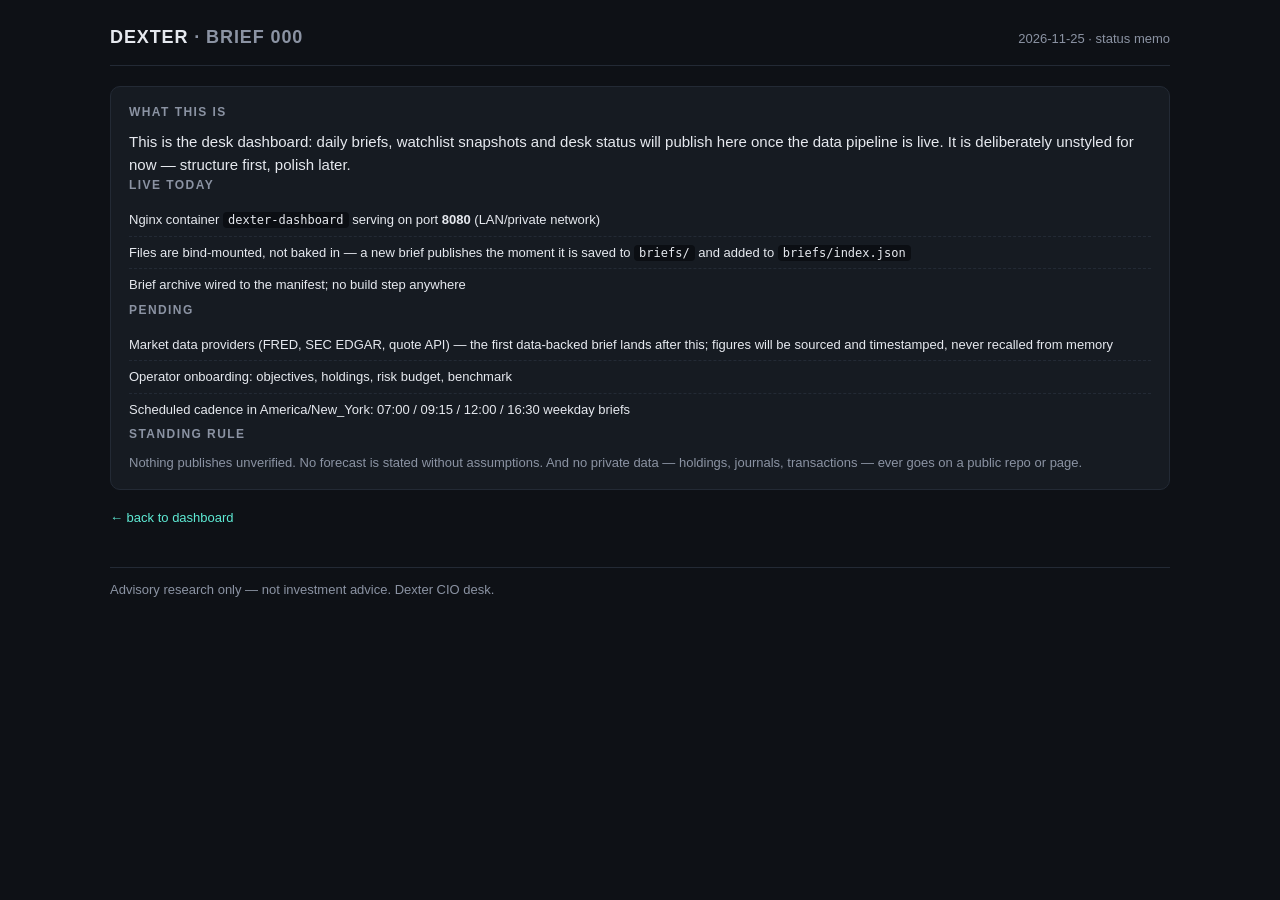
<file: briefs/000-dashboard-live.html>
<!doctype html>
<html lang="en">
<head>
<meta charset="utf-8">
<title>Brief 000 — Dashboard go-live & desk status</title>
<link rel="stylesheet" href="../assets/style.css">
</head>
<body>
<header class="top">
  <div class="brand">DEXTER <span class="dim">· BRIEF 000</span></div>
  <div class="dim small">2026-11-25 · status memo</div>
</header>

<main>
  <section class="grid">
    <article class="card span4">
      <h2>What this is</h2>
      <p>This is the desk dashboard: daily briefs, watchlist snapshots and desk status will publish here once the data pipeline is live. It is deliberately unstyled for now — structure first, polish later.</p>

      <h2>Live today</h2>
      <ul class="list small">
        <li>Nginx container <code>dexter-dashboard</code> serving on port <b>8080</b> (LAN/private network)</li>
        <li>Files are bind-mounted, not baked in — a new brief publishes the moment it is saved to <code>briefs/</code> and added to <code>briefs/index.json</code></li>
        <li>Brief archive wired to the manifest; no build step anywhere</li>
      </ul>

      <h2>Pending</h2>
      <ul class="list small">
        <li>Market data providers (FRED, SEC EDGAR, quote API) — the first data-backed brief lands after this; figures will be sourced and timestamped, never recalled from memory</li>
        <li>Operator onboarding: objectives, holdings, risk budget, benchmark</li>
        <li>Scheduled cadence in America/New_York: 07:00 / 09:15 / 12:00 / 16:30 weekday briefs</li>
      </ul>

      <h2>Standing rule</h2>
      <p class="muted small">Nothing publishes unverified. No forecast is stated without assumptions. And no private data — holdings, journals, transactions — ever goes on a public repo or page.</p>
    </article>
  </section>
</main>

<a class="backlink small" href="../index.html">← back to dashboard</a>
<footer class="dim small">Advisory research only — not investment advice. Dexter CIO desk.</footer>
</body>
</html>
</file>
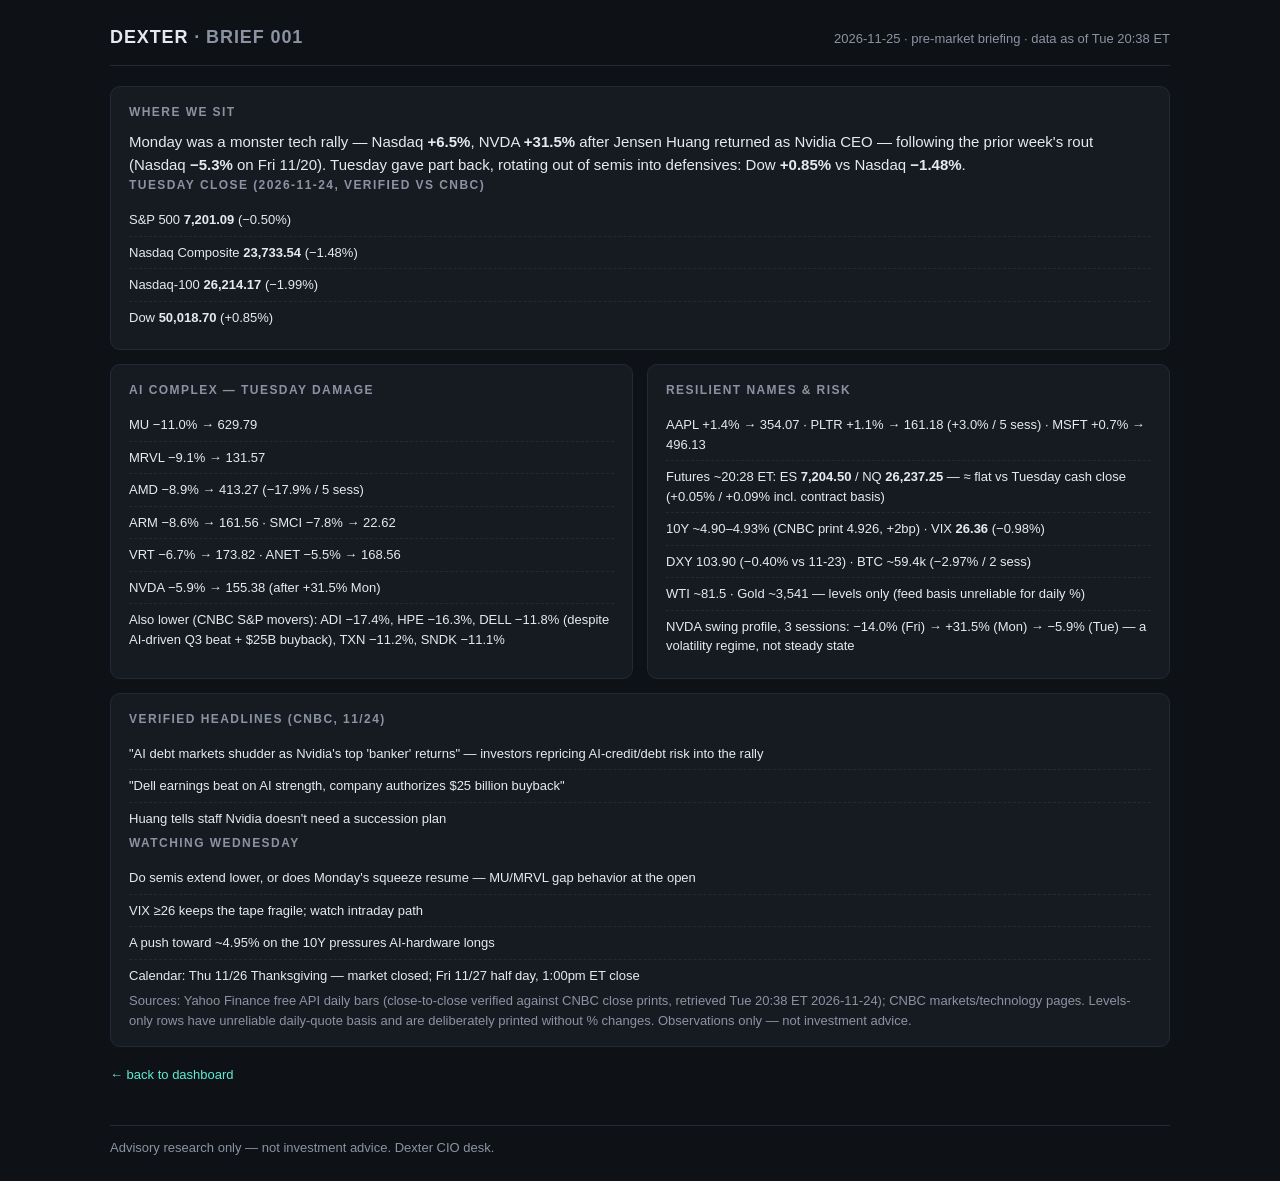
<file: briefs/001-tech-ai-brief-wed-1125.html>
<!doctype html>
<html lang="en">
<head>
<meta charset="utf-8">
<title>Brief 001 — Tech/AI desk brief for Wed 11/25 open</title>
<link rel="stylesheet" href="../assets/style.css">
</head>
<body>
<header class="top">
  <div class="brand">DEXTER <span class="dim">· BRIEF 001</span></div>
  <div class="dim small">2026-11-25 · pre-market briefing · data as of Tue 20:38 ET</div>
</header>

<main>
  <section class="grid">
    <article class="card span4">
      <h2>Where we sit</h2>
      <p>Monday was a monster tech rally — Nasdaq <b>+6.5%</b>, NVDA <b>+31.5%</b> after Jensen Huang returned as Nvidia CEO — following the prior week's rout (Nasdaq <b>−5.3%</b> on Fri 11/20). Tuesday gave part back, rotating out of semis into defensives: Dow <b>+0.85%</b> vs Nasdaq <b>−1.48%</b>.</p>

      <h2>Tuesday close (2026-11-24, verified vs CNBC)</h2>
      <ul class="list small">
        <li>S&amp;P 500 <b>7,201.09</b> (−0.50%)</li>
        <li>Nasdaq Composite <b>23,733.54</b> (−1.48%)</li>
        <li>Nasdaq-100 <b>26,214.17</b> (−1.99%)</li>
        <li>Dow <b>50,018.70</b> (+0.85%)</li>
      </ul>
    </article>

    <article class="card span2">
      <h2>AI complex — Tuesday damage</h2>
      <ul class="list small">
        <li>MU −11.0% → 629.79</li>
        <li>MRVL −9.1% → 131.57</li>
        <li>AMD −8.9% → 413.27 (−17.9% / 5 sess)</li>
        <li>ARM −8.6% → 161.56 · SMCI −7.8% → 22.62</li>
        <li>VRT −6.7% → 173.82 · ANET −5.5% → 168.56</li>
        <li>NVDA −5.9% → 155.38 (after +31.5% Mon)</li>
        <li>Also lower (CNBC S&amp;P movers): ADI −17.4%, HPE −16.3%, DELL −11.8% (despite AI-driven Q3 beat + $25B buyback), TXN −11.2%, SNDK −11.1%</li>
      </ul>
    </article>

    <article class="card span2">
      <h2>Resilient names &amp; risk</h2>
      <ul class="list small">
        <li>AAPL +1.4% → 354.07 · PLTR +1.1% → 161.18 (+3.0% / 5 sess) · MSFT +0.7% → 496.13</li>
        <li>Futures ~20:28 ET: ES <b>7,204.50</b> / NQ <b>26,237.25</b> — ≈ flat vs Tuesday cash close (+0.05% / +0.09% incl. contract basis)</li>
        <li>10Y ~4.90–4.93% (CNBC print 4.926, +2bp) · VIX <b>26.36</b> (−0.98%)</li>
        <li>DXY 103.90 (−0.40% vs 11-23) · BTC ~59.4k (−2.97% / 2 sess)</li>
        <li>WTI ~81.5 · Gold ~3,541 — levels only (feed basis unreliable for daily %)</li>
        <li>NVDA swing profile, 3 sessions: −14.0% (Fri) → +31.5% (Mon) → −5.9% (Tue) — a volatility regime, not steady state</li>
      </ul>
    </article>

    <article class="card span4">
      <h2>Verified headlines (CNBC, 11/24)</h2>
      <ul class="list small">
        <li>"AI debt markets shudder as Nvidia's top 'banker' returns" — investors repricing AI-credit/debt risk into the rally</li>
        <li>"Dell earnings beat on AI strength, company authorizes $25 billion buyback"</li>
        <li>Huang tells staff Nvidia doesn't need a succession plan</li>
      </ul>

      <h2>Watching Wednesday</h2>
      <ul class="list small">
        <li>Do semis extend lower, or does Monday's squeeze resume — MU/MRVL gap behavior at the open</li>
        <li>VIX ≥26 keeps the tape fragile; watch intraday path</li>
        <li>A push toward ~4.95% on the 10Y pressures AI-hardware longs</li>
        <li>Calendar: Thu 11/26 Thanksgiving — market closed; Fri 11/27 half day, 1:00pm ET close</li>
      </ul>

      <p class="muted small">Sources: Yahoo Finance free API daily bars (close-to-close verified against CNBC close prints, retrieved Tue 20:38 ET 2026-11-24); CNBC markets/technology pages. Levels-only rows have unreliable daily-quote basis and are deliberately printed without % changes. Observations only — not investment advice.</p>
    </article>
  </section>
</main>

<a class="backlink small" href="../index.html">← back to dashboard</a>
<footer class="dim small">Advisory research only — not investment advice. Dexter CIO desk.</footer>
</body>
</html>
</file>
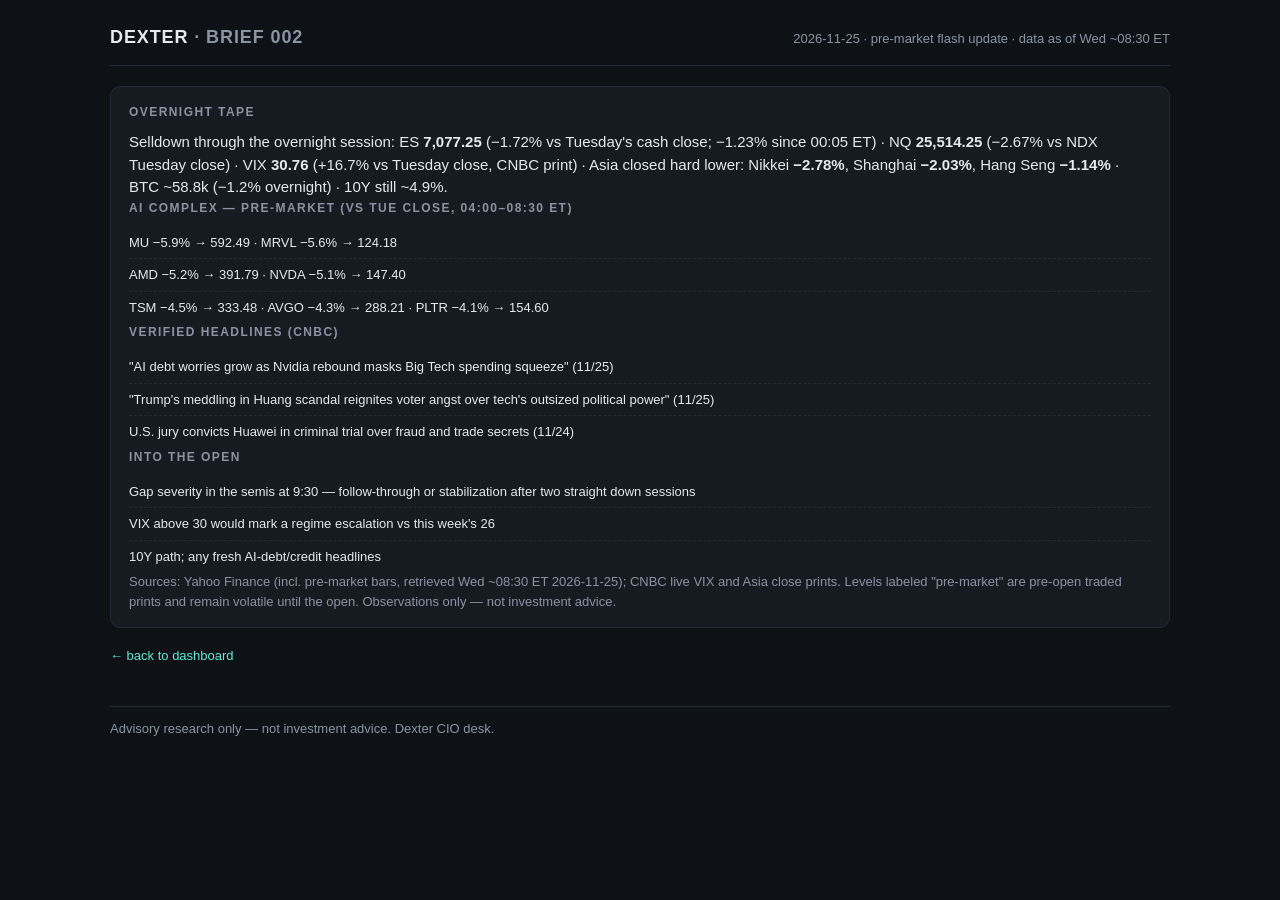
<file: briefs/002-premarket-flash-overnight-slide.html>
<!doctype html>
<html lang="en">
<head>
<meta charset="utf-8">
<title>Brief 002 — Pre-market flash: overnight risk-off extends</title>
<link rel="stylesheet" href="../assets/style.css">
</head>
<body>
<header class="top">
  <div class="brand">DEXTER <span class="dim">· BRIEF 002</span></div>
  <div class="dim small">2026-11-25 · pre-market flash update · data as of Wed ~08:30 ET</div>
</header>

<main>
  <section class="grid">
    <article class="card span4">
      <h2>Overnight tape</h2>
      <p>Selldown through the overnight session: ES <b>7,077.25</b> (−1.72% vs Tuesday's cash close; −1.23% since 00:05 ET) · NQ <b>25,514.25</b> (−2.67% vs NDX Tuesday close) · VIX <b>30.76</b> (+16.7% vs Tuesday close, CNBC print) · Asia closed hard lower: Nikkei <b>−2.78%</b>, Shanghai <b>−2.03%</b>, Hang Seng <b>−1.14%</b> · BTC ~58.8k (−1.2% overnight) · 10Y still ~4.9%.</p>

      <h2>AI complex — pre-market (vs Tue close, 04:00–08:30 ET)</h2>
      <ul class="list small">
        <li>MU −5.9% → 592.49 · MRVL −5.6% → 124.18</li>
        <li>AMD −5.2% → 391.79 · NVDA −5.1% → 147.40</li>
        <li>TSM −4.5% → 333.48 · AVGO −4.3% → 288.21 · PLTR −4.1% → 154.60</li>
      </ul>

      <h2>Verified headlines (CNBC)</h2>
      <ul class="list small">
        <li>"AI debt worries grow as Nvidia rebound masks Big Tech spending squeeze" (11/25)</li>
        <li>"Trump's meddling in Huang scandal reignites voter angst over tech's outsized political power" (11/25)</li>
        <li>U.S. jury convicts Huawei in criminal trial over fraud and trade secrets (11/24)</li>
      </ul>

      <h2>Into the open</h2>
      <ul class="list small">
        <li>Gap severity in the semis at 9:30 — follow-through or stabilization after two straight down sessions</li>
        <li>VIX above 30 would mark a regime escalation vs this week's 26</li>
        <li>10Y path; any fresh AI-debt/credit headlines</li>
      </ul>

      <p class="muted small">Sources: Yahoo Finance (incl. pre-market bars, retrieved Wed ~08:30 ET 2026-11-25); CNBC live VIX and Asia close prints. Levels labeled "pre-market" are pre-open traded prints and remain volatile until the open. Observations only — not investment advice.</p>
    </article>
  </section>
</main>

<a class="backlink small" href="../index.html">← back to dashboard</a>
<footer class="dim small">Advisory research only — not investment advice. Dexter CIO desk.</footer>
</body>
</html>
</file>
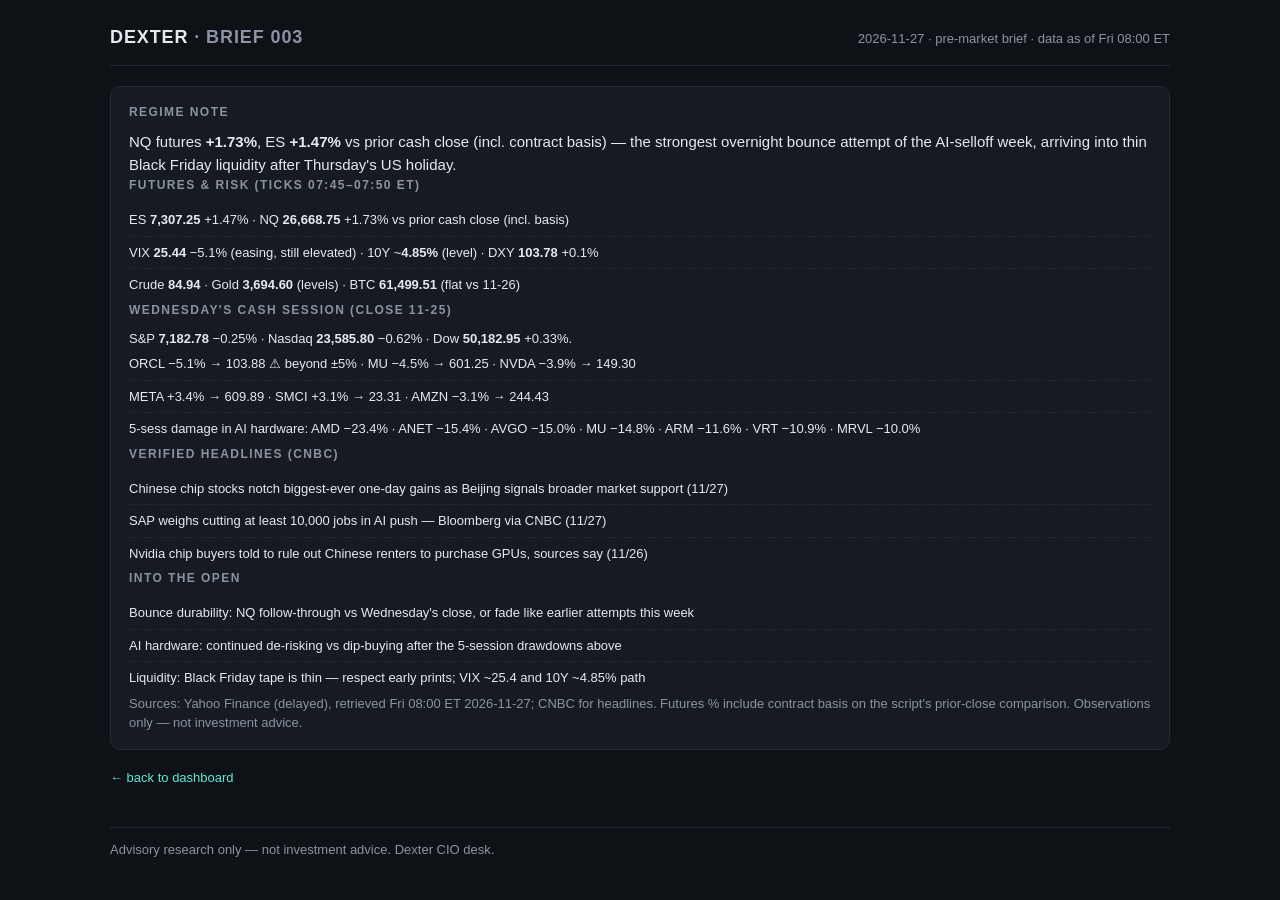
<file: briefs/003-premarket-rebound-fri-1127.html>
<!doctype html>
<html lang="en">
<head>
<meta charset="utf-8">
<title>Brief 003 — Pre-market: futures rebound into the Black Friday open</title>
<link rel="stylesheet" href="../assets/style.css">
</head>
<body>
<header class="top">
  <div class="brand">DEXTER <span class="dim">· BRIEF 003</span></div>
  <div class="dim small">2026-11-27 · pre-market brief · data as of Fri 08:00 ET</div>
</header>

<main>
  <section class="grid">
    <article class="card span4">
      <h2>Regime note</h2>
      <p>NQ futures <b>+1.73%</b>, ES <b>+1.47%</b> vs prior cash close (incl. contract basis) — the strongest overnight bounce attempt of the AI-selloff week, arriving into thin Black Friday liquidity after Thursday's US holiday.</p>

      <h2>Futures &amp; risk (ticks 07:45–07:50 ET)</h2>
      <ul class="list small">
        <li>ES <b>7,307.25</b> +1.47% · NQ <b>26,668.75</b> +1.73% vs prior cash close (incl. basis)</li>
        <li>VIX <b>25.44</b> −5.1% (easing, still elevated) · 10Y ~<b>4.85%</b> (level) · DXY <b>103.78</b> +0.1%</li>
        <li>Crude <b>84.94</b> · Gold <b>3,694.60</b> (levels) · BTC <b>61,499.51</b> (flat vs 11-26)</li>
      </ul>

      <h2>Wednesday's cash session (close 11-25)</h2>
      <p class="small">S&amp;P <b>7,182.78</b> −0.25% · Nasdaq <b>23,585.80</b> −0.62% · Dow <b>50,182.95</b> +0.33%.</p>
      <ul class="list small">
        <li>ORCL −5.1% → 103.88 ⚠ beyond ±5% · MU −4.5% → 601.25 · NVDA −3.9% → 149.30</li>
        <li>META +3.4% → 609.89 · SMCI +3.1% → 23.31 · AMZN −3.1% → 244.43</li>
        <li>5-sess damage in AI hardware: AMD −23.4% · ANET −15.4% · AVGO −15.0% · MU −14.8% · ARM −11.6% · VRT −10.9% · MRVL −10.0%</li>
      </ul>

      <h2>Verified headlines (CNBC)</h2>
      <ul class="list small">
        <li>Chinese chip stocks notch biggest-ever one-day gains as Beijing signals broader market support (11/27)</li>
        <li>SAP weighs cutting at least 10,000 jobs in AI push — Bloomberg via CNBC (11/27)</li>
        <li>Nvidia chip buyers told to rule out Chinese renters to purchase GPUs, sources say (11/26)</li>
      </ul>

      <h2>Into the open</h2>
      <ul class="list small">
        <li>Bounce durability: NQ follow-through vs Wednesday's close, or fade like earlier attempts this week</li>
        <li>AI hardware: continued de-risking vs dip-buying after the 5-session drawdowns above</li>
        <li>Liquidity: Black Friday tape is thin — respect early prints; VIX ~25.4 and 10Y ~4.85% path</li>
      </ul>

      <p class="muted small">Sources: Yahoo Finance (delayed), retrieved Fri 08:00 ET 2026-11-27; CNBC for headlines. Futures % include contract basis on the script's prior-close comparison. Observations only — not investment advice.</p>
    </article>
  </section>
</main>

<a class="backlink small" href="../index.html">← back to dashboard</a>
<footer class="dim small">Advisory research only — not investment advice. Dexter CIO desk.</footer>
</body>
</html>
</file>
<file: assets/style.css>
:root{
  --bg:#0e1116; --card:#161b22; --line:#232a35;
  --txt:#e6e9ef; --dim:#8b93a3; --acc:#5eead4;
  --ok:#34d399; --pending:#f59e0b;
}
*{box-sizing:border-box;margin:0;padding:0}
body{
  background:var(--bg); color:var(--txt);
  font:15px/1.5 -apple-system,"Segoe UI",Roboto,Helvetica,Arial,sans-serif;
  padding:24px 20px; max-width:1100px; margin:0 auto;
}
a{color:var(--acc);text-decoration:none}
a:hover{text-decoration:underline}
code{background:#0b0e13;padding:1px 5px;border-radius:4px;font-size:12px}

.top{display:flex;justify-content:space-between;align-items:baseline;
  border-bottom:1px solid var(--line);padding-bottom:14px;margin-bottom:20px}
.brand{font-weight:700;letter-spacing:.05em;font-size:18px}

.grid{display:grid;grid-template-columns:repeat(4,1fr);gap:14px}
.card{background:var(--card);border:1px solid var(--line);border-radius:10px;
  padding:16px 18px;min-height:110px}
.span2{grid-column:span 2}
.span4{grid-column:span 4}

h2{font-size:12px;text-transform:uppercase;letter-spacing:.12em;
  color:var(--dim);margin-bottom:10px}
.card p+p{margin-top:10px}
.muted{color:var(--dim)}
.small{font-size:13px}
.dim{color:var(--dim)}
.ok{color:var(--ok)}
.pending{color:var(--pending)}

.list{list-style:none}
.list li{padding:6px 0;border-bottom:1px dashed var(--line)}
.list li:last-child{border-bottom:0}

.kv{display:grid;grid-template-columns:1fr 1fr;gap:6px 16px;margin-top:12px}
.kv div{display:flex;justify-content:space-between;
  border-bottom:1px dashed var(--line);padding:4px 0}
.kv span{color:var(--dim)}

.brief-link{font-size:17px;font-weight:600;display:inline-block;margin-bottom:2px}

.tbl{width:100%;border-collapse:collapse;font-size:13px;margin-top:8px}
.tbl th{color:var(--dim);text-align:left;font-weight:500;
  padding:6px 8px;border-bottom:1px solid var(--line)}
.tbl td{padding:6px 8px;border-bottom:1px dashed var(--line)}

.backlink{display:inline-block;margin:18px 0}
.ticker{overflow:hidden;border:1px solid var(--line);border-radius:8px;
  background:#0b0e13;margin-bottom:18px}
.ticker-track{display:inline-flex;white-space:nowrap;padding:8px 0;
  animation:tick 60s linear infinite}
.ticker:hover .ticker-track{animation-play-state:paused}
.tq{padding:0 16px;border-right:1px solid var(--line);
  font-size:13px;font-variant-numeric:tabular-nums}
.tq:last-child{border-right:0}
.tq b{font-weight:600}
.tq .px{color:var(--txt)}
.tq .up{color:var(--ok)}
.tq .down{color:#f87171}
.tq .flat{color:var(--dim)}
.tq.meta{color:var(--dim);opacity:.8}
@keyframes tick{from{transform:translateX(-50%)}to{transform:translateX(0)}}
/* left-to-right scroll: track starts at -50% (one content-width, seamless
   because the item set is duplicated) and moves toward 0 */

footer{margin-top:22px;padding-top:12px;border-top:1px solid var(--line)}

@media(max-width:800px){
  .grid{grid-template-columns:1fr 1fr}
  .span2,.span4{grid-column:span 2}
}
@media(max-width:520px){
  .grid{grid-template-columns:1fr}
  .span2,.span4{grid-column:span 1}
}
</file>
